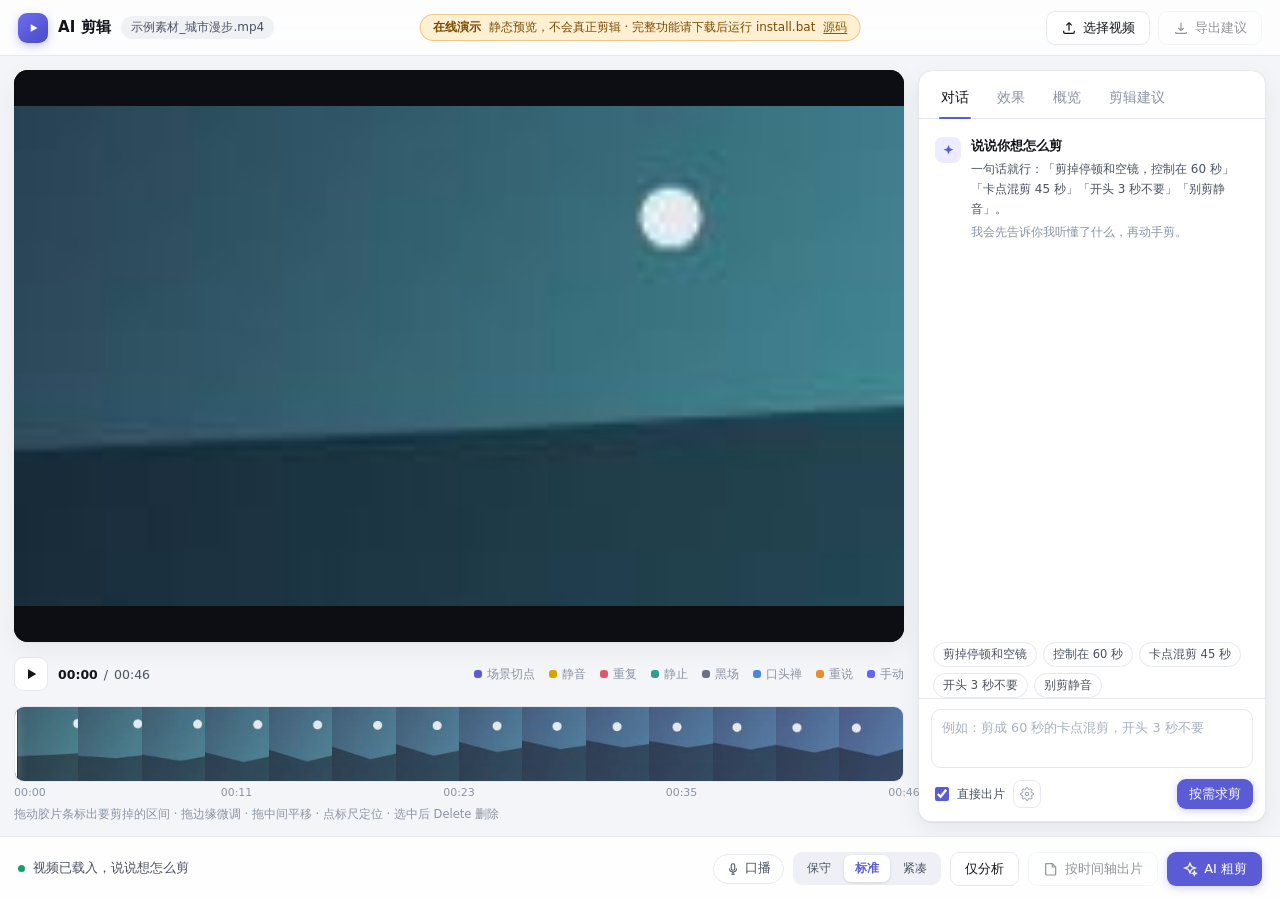
<file: docs/index.html>
<!DOCTYPE html>
<html lang="zh-CN">
<head>
<meta charset="UTF-8" />
<meta name="viewport" content="width=device-width, initial-scale=1.0" />
<title>AI 剪辑工具 · 在线演示</title>
<link rel="icon" type="image/x-icon" href="./icon.ico" />
<link rel="apple-touch-icon" href="./icon.png" />
<link rel="stylesheet" href="./style.css" />
  <link rel="stylesheet" href="./demo.css" />
</head>
<body>
<div class="app">

  <!-- 顶栏 -->
  <header class="topbar">
    <!-- 在线演示提示：由 tools/sync_demo.py 生成，勿手改 -->
    <div class="demo-badge">
      <b>在线演示</b>
      <span>静态预览，不会真正剪辑 · 完整功能请下载后运行 install.bat</span>
      <a href="https://github.com/m-1229/ai-film-editing" target="_blank" rel="noopener">源码</a>
    </div>

    <div class="brand">
      <div class="brand-mark">
        <svg viewBox="0 0 24 24" fill="none"><path d="M9 7l9 5-9 5V7z" fill="currentColor"/></svg>
      </div>
      <div class="brand-text">
        <strong>AI 剪辑</strong>
        <span id="fileName" class="file-chip hidden"></span>
      </div>
    </div>
    <div class="topbar-actions">
      <button id="btnPick" class="btn btn-ghost">
        <svg viewBox="0 0 24 24" fill="none" stroke="currentColor" stroke-width="1.8"><path d="M12 16V4m0 0L8 8m4-4l4 4"/><path d="M4 16v2a2 2 0 002 2h12a2 2 0 002-2v-2"/></svg>
        选择视频
      </button>
      <button id="btnExport" class="btn btn-ghost" disabled>
        <svg viewBox="0 0 24 24" fill="none" stroke="currentColor" stroke-width="1.8"><path d="M12 4v12m0 0l-4-4m4 4l4-4"/><path d="M4 18v1a1 1 0 001 1h14a1 1 0 001-1v-1"/></svg>
        导出建议
      </button>
    </div>
    <div id="topProgress" class="top-progress"><i></i></div>
  </header>

  <!-- 主区 -->
  <main class="workspace">
    <section class="stage">
      <div class="player-wrap" id="playerWrap">
        <video id="video" playsinline preload="metadata"></video>
        <div class="empty-stage" id="emptyStage">
          <div class="empty-icon">
            <svg viewBox="0 0 24 24" fill="none" stroke="currentColor" stroke-width="1.5"><rect x="3" y="5" width="18" height="14" rx="2.5"/><path d="M10 9.5l5 2.5-5 2.5v-5z"/></svg>
          </div>
          <h2>把视频放进来，AI 帮你剪</h2>
          <p>选好片，用一句话说清想怎么剪，它自己判断剪哪里</p>
          <button id="btnPickBig" class="btn btn-primary">选择视频文件</button>
          <p class="hint">支持 mp4 / mov / avi / mkv / webm</p>
        </div>
      </div>

      <div class="transport">
        <button id="btnPlay" class="icon-btn" title="播放 / 暂停（空格）" disabled>
          <svg viewBox="0 0 24 24" fill="currentColor" id="playIcon"><path d="M8 5.5v13l11-6.5z"/></svg>
        </button>
        <span class="timecode"><b id="curTime">00:00</b><span>/</span><span id="durTime">00:00</span></span>
        <div class="spacer"></div>
        <div class="legend">
          <span><i class="dot dot-scene"></i>场景切点</span>
          <span><i class="dot dot-silent"></i>静音</span>
          <span><i class="dot dot-dup"></i>重复</span>
          <span><i class="dot dot-static"></i>静止</span>
          <span><i class="dot dot-blank"></i>黑场</span>
          <span><i class="dot dot-filler"></i>口头禅</span>
          <span><i class="dot dot-retake"></i>重说</span>
          <span><i class="dot dot-manual"></i>手动</span>
        </div>
      </div>

      <div class="timeline-block">
        <div class="timeline" id="timeline">
          <div class="filmstrip" id="filmstrip"></div>
          <div class="overlay" id="overlay"></div>
          <div class="playhead" id="playhead"></div>
          <div class="timeline-empty" id="timelineEmpty">时间轴</div>
        </div>
        <div class="ruler" id="ruler"></div>
        <div class="tl-hint" id="tlHint">
          <span>拖动胶片条标出要剪掉的区间 · 拖边缘微调 · 拖中间平移 · 点标尺定位 · 选中后 Delete 删除</span>
        </div>
      </div>
    </section>

    <!-- 右侧面板 -->
    <aside class="panel">
      <div class="tabs">
        <button class="tab active" data-tab="chat">对话</button>
        <button class="tab" data-tab="fx">效果</button>
        <button class="tab" data-tab="overview">概览</button>
        <button class="tab" data-tab="suggest">剪辑建议<span id="sugCount" class="badge hidden">0</span></button>
      </div>

      <!-- 对话：说一句话，AI 按需求剪 -->
      <div class="tab-body chat-body" id="tab-chat">
        <div class="chat-scroll" id="chatLog">
          <div class="chat-hello" id="chatHello">
            <div class="hello-mark">
              <svg viewBox="0 0 24 24" fill="none"><path d="M12 3l2.2 5.4L20 10.6l-5.8 2.2L12 18l-2.2-5.2L4 10.6l5.8-2.2z" fill="currentColor"/></svg>
            </div>
            <div class="hello-text">
              <b>说说你想怎么剪</b>
              <p>一句话就行：「剪掉停顿和空镜，控制在 60 秒」「卡点混剪 45 秒」「开头 3 秒不要」「别剪静音」。</p>
              <p class="hello-dim">我会先告诉你我听懂了什么，再动手剪。</p>
            </div>
          </div>
        </div>

        <div class="chat-quick" id="chatQuick">
          <button data-text="剪掉停顿和空镜，紧凑一点">剪掉停顿和空镜</button>
          <button data-text="控制在60秒">控制在 60 秒</button>
          <button data-text="卡点混剪，45秒">卡点混剪 45 秒</button>
          <button data-text="开头3秒不要">开头 3 秒不要</button>
          <button data-text="别剪静音，其余都剪">别剪静音</button>
        </div>

        <div class="chat-input-wrap">
          <textarea id="chatText" rows="2" placeholder="例如：剪成 60 秒的卡点混剪，开头 3 秒不要"></textarea>
          <div class="chat-actions">
            <label class="chat-opt" title="关掉就只出方案，你确认后再出片">
              <input type="checkbox" id="optRenderNow" checked />
              <span>直接出片</span>
            </label>
            <button class="chat-gear" id="btnLlmCfg" title="大模型设置（可选）">
              <svg viewBox="0 0 24 24" fill="none" stroke="currentColor" stroke-width="1.7"><circle cx="12" cy="12" r="3"/><path d="M19.4 15a1.6 1.6 0 00.3 1.8l.1.1a2 2 0 11-2.8 2.8l-.1-.1a1.6 1.6 0 00-1.8-.3 1.6 1.6 0 00-1 1.5V21a2 2 0 01-4 0v-.1a1.6 1.6 0 00-1-1.5 1.6 1.6 0 00-1.8.3l-.1.1a2 2 0 11-2.8-2.8l.1-.1a1.6 1.6 0 00.3-1.8 1.6 1.6 0 00-1.5-1H3a2 2 0 010-4h.1a1.6 1.6 0 001.5-1 1.6 1.6 0 00-.3-1.8l-.1-.1a2 2 0 112.8-2.8l.1.1a1.6 1.6 0 001.8.3H9a1.6 1.6 0 001-1.5V3a2 2 0 014 0v.1a1.6 1.6 0 001 1.5 1.6 1.6 0 001.8-.3l.1-.1a2 2 0 112.8 2.8l-.1.1a1.6 1.6 0 00-.3 1.8V9a1.6 1.6 0 001.5 1H21a2 2 0 010 4h-.1a1.6 1.6 0 00-1.5 1z"/></svg>
            </button>
            <button class="btn btn-primary btn-sm chat-send" id="btnChatSend" disabled>按需求剪</button>
          </div>
        </div>
      </div>

      <!-- 效果：字幕 / BGM / 变速 / 转场 -->
      <div class="tab-body hidden" id="tab-fx">
        <div class="fx-wrap">

          <section class="fx-sec">
            <div class="fx-head">
              <span class="fx-title">
                <svg viewBox="0 0 24 24" fill="none" stroke="currentColor" stroke-width="1.8"><rect x="3" y="5" width="18" height="14" rx="2"/><path d="M7 15h4M13 15h4"/></svg>
                字幕
              </span>
              <label class="fx-switch"><input type="checkbox" id="fxSubOn" /><i></i></label>
            </div>
            <div class="fx-body" id="fxSubBody">
              <div class="fx-btns">
                <button class="btn btn-soft btn-sm" id="btnSubTranscribe">自动转写</button>
                <button class="btn btn-ghost btn-sm" id="btnSubImport">导入 SRT</button>
              </div>
              <p class="fx-note" id="subStatus">还没转写。点「自动转写」让工具听一遍音频。</p>
              <div class="fx-row">
                <span class="fx-label">字号</span>
                <div class="seg sm" id="fxSubSize">
                  <button data-val="small">小</button>
                  <button data-val="normal" class="active">中</button>
                  <button data-val="large">大</button>
                </div>
              </div>
              <div class="fx-row">
                <span class="fx-label">位置</span>
                <div class="seg sm" id="fxSubPos">
                  <button data-val="top">上</button>
                  <button data-val="center">中</button>
                  <button data-val="bottom" class="active">下</button>
                </div>
              </div>
              <div class="fx-row">
                <span class="fx-label">描边</span>
                <input type="color" id="fxSubOutline" class="fx-color" value="#000000" title="描边颜色" />
                <label class="fx-check">
                  <input type="checkbox" id="fxSubBox" />
                  <span>半透明底框</span>
                </label>
              </div>
              <div class="fx-row" id="fxSubBoxAlphaRow">
                <span class="fx-label">底框</span>
                <input type="range" id="fxSubBoxAlpha" min="0" max="100" value="62" />
                <span class="fx-val" id="fxSubBoxAlphaVal">62%</span>
              </div>
              <p class="fx-note" id="fxSubBoxAlphaNote">底框透明度取决于播放器/压制端：本机预览可能看不出差别（预览引擎会把它画成实心），要精确控制请导出 SRT 或到剪映里调。</p>
              <div class="fx-row">
                <span class="fx-label">点亮</span>
                <label class="fx-check">
                  <input type="checkbox" id="fxSubHighlight" />
                  <span>逐字点亮</span>
                </label>
                <input type="color" id="fxSubHlColor" class="fx-color" value="#FFD54A" title="已读部分的颜色" />
              </div>
              <p class="fx-note" id="fxSubHlNote">逐字点亮要词级时间：自动转写的能亮，导入的 SRT 没有词时间，只能整句显示。</p>
              <p class="fx-note" id="fxSubWrapNote">长句在成片里按画面宽度自动折行；导出的 SRT 不折行，剪映/PR 会按自己的宽度重排，断句位置可能和成片不一样。</p>
            </div>
          </section>

          <section class="fx-sec">
            <div class="fx-head">
              <span class="fx-title">
                <svg viewBox="0 0 24 24" fill="none" stroke="currentColor" stroke-width="1.8"><rect x="7" y="3" width="10" height="18" rx="2"/><path d="M10.5 18.5h3"/></svg>
                画幅
              </span>
              <span class="fx-hint" id="fxFrameHint">原画幅</span>
            </div>
            <div class="fx-body">
              <div class="seg sm fx-grid" id="fxFrame">
                <button data-val="origin" class="active">原画幅</button>
                <button data-val="blur">竖屏·模糊背景</button>
                <button data-val="crop">竖屏·居中裁切</button>
              </div>
              <p class="fx-note" id="fxFrameNote">竖屏输出 1080×1920。模糊背景把原画面完整放进中间、四周补虚化背景，口播最稳；居中裁切只留中间一条，人不在正中间就别用。</p>
            </div>
          </section>

          <section class="fx-sec">
            <div class="fx-head">
              <span class="fx-title">
                <svg viewBox="0 0 24 24" fill="none" stroke="currentColor" stroke-width="1.8"><path d="M9 18V6l10-2v12"/><circle cx="6" cy="18" r="3"/><circle cx="16" cy="16" r="3"/></svg>
                背景音乐
              </span>
              <label class="fx-switch"><input type="checkbox" id="fxBgmOn" /><i></i></label>
            </div>
            <div class="fx-body" id="fxBgmBody">
              <div class="fx-btns">
                <select id="fxBgmSel" class="fx-select">
                  <option value="">音乐库（空）</option>
                </select>
                <button class="btn btn-ghost btn-sm" id="btnBgmLib">音乐库</button>
              </div>
              <p class="fx-note" id="bgmStatus">点「音乐库」导入音乐，导入一次以后都在。</p>
              <div class="fx-row">
                <span class="fx-label">音量</span>
                <input type="range" id="fxBgmVol" min="0" max="60" value="24" />
                <span class="fx-val" id="fxBgmVolVal">24%</span>
              </div>
              <label class="fx-check">
                <input type="checkbox" id="fxBgmKeep" checked />
                <span>保留原声（关掉就只剩 BGM）</span>
              </label>
            </div>
          </section>

          <section class="fx-sec">
            <div class="fx-head">
              <span class="fx-title">
                <svg viewBox="0 0 24 24" fill="none" stroke="currentColor" stroke-width="1.8"><circle cx="12" cy="12" r="9"/><path d="M12 7v5l3.5 2"/></svg>
                变速
              </span>
              <span class="fx-hint" id="fxSpeedHint">1×（原速）</span>
            </div>
            <div class="fx-body">
              <div class="seg fx-grid" id="fxSpeed">
                <button data-val="0.5">0.5×</button>
                <button data-val="0.8">0.8×</button>
                <button data-val="1" class="active">1×</button>
                <button data-val="1.2">1.2×</button>
                <button data-val="1.5">1.5×</button>
                <button data-val="2">2×</button>
              </div>
              <p class="fx-note">声音跟着变快变慢，音调不变。想只变速某一段，在对话里说「10 到 20 秒放慢到 0.5 倍」。</p>
            </div>
          </section>

          <section class="fx-sec">
            <div class="fx-head">
              <span class="fx-title">
                <svg viewBox="0 0 24 24" fill="none" stroke="currentColor" stroke-width="1.8"><path d="M4 10v4M8 7v10M12 4v16M16 7v10M20 10v4"/></svg>
                音量
              </span>
              <label class="fx-switch"><input type="checkbox" id="fxNormOn" /><i></i></label>
            </div>
            <div class="fx-body">
              <p class="fx-note">统一到 -16 LUFS：手机外放、平台播放不会再忽大忽小。会多花一遍处理时间（只重编音频）。</p>
              <label class="fx-check">
                <input type="checkbox" id="fxDenoiseOn" />
                <span>口腔杂音抑制（轻度降噪）</span>
              </label>
              <p class="fx-note">压掉呼吸声、咂嘴、口水音这类小声响，人声不动、BGM 不动。它属于音频缺陷，靠后期压，不靠剪点躲——剪点一缩小人声就碎了。</p>
            </div>
          </section>

          <section class="fx-sec">
            <div class="fx-head">
              <span class="fx-title">
                <svg viewBox="0 0 24 24" fill="none" stroke="currentColor" stroke-width="1.8"><rect x="2" y="6" width="9" height="12" rx="1.5"/><rect x="13" y="6" width="9" height="12" rx="1.5" opacity=".45"/></svg>
                转场
              </span>
              <label class="fx-switch"><input type="checkbox" id="fxTransOn" /><i></i></label>
            </div>
            <div class="fx-body" id="fxTransBody">
              <select id="fxTransType" class="fx-select fx-select-full">
                <option value="auto">自动判断（推荐）</option>
                <option value="fade">全片叠化</option>
                <option value="dissolve">全片溶解</option>
                <option value="black">全片黑场过渡</option>
                <option value="white">全片白场过渡</option>
                <option value="wipe">全片擦除</option>
                <option value="slide">全片滑动</option>
                <option value="circle">全片圆形展开</option>
                <option value="pixel">全片像素化</option>
              </select>
              <p class="fx-note" id="fxTransNote">同一镜头里剪掉的停顿直接切，换了镜头才过渡，换得狠的地方用黑场或溶解。</p>
              <div class="fx-row" id="fxTransDurRow">
                <span class="fx-label">时长</span>
                <input type="range" id="fxTransDur" min="1" max="15" value="5" />
                <span class="fx-val" id="fxTransDurVal">0.5s</span>
              </div>
            </div>
            <div class="fx-fades">
              <div class="fx-row" id="fxFadeInRow">
                <span class="fx-label">片头淡入</span>
                <input type="range" id="fxFadeIn" min="0" max="20" value="4" />
                <span class="fx-val" id="fxFadeInVal">0.4s</span>
              </div>
              <div class="fx-row" id="fxFadeOutRow">
                <span class="fx-label">片尾淡出</span>
                <input type="range" id="fxFadeOut" min="0" max="20" value="5" />
                <span class="fx-val" id="fxFadeOutVal">0.5s</span>
              </div>
              <p class="fx-note" id="fxFadeNote">转场开着时按这里的值淡入淡出；转场关着时拖一下滑块也能单独用，拖回 0 就是不淡。</p>
            </div>
          </section>

          <div class="fx-tip">
            这些设置会叠加在「按需求剪」和「按时间轴出片」上；对话里说「加字幕」「换个背景音乐」也能触发，两边状态是同步的。
          </div>
        </div>
      </div>

      <div class="tab-body hidden" id="tab-overview">
        <div class="stat-grid">
          <div class="stat"><label>时长</label><b id="sDuration">--</b></div>
          <div class="stat"><label>分辨率</label><b id="sRes">--</b></div>
          <div class="stat"><label>帧率</label><b id="sFps">--</b></div>
          <div class="stat"><label>大小</label><b id="sSize">--</b></div>
        </div>

        <div class="section-title">检出结果</div>
        <div class="result-cards">
          <div class="rcard">
            <div class="rcard-top"><span class="tag tag-scene">场景</span><b id="cScene">0</b></div>
            <p>镜头切换点</p>
          </div>
          <div class="rcard">
            <div class="rcard-top"><span class="tag tag-silent">静音</span><b id="cSilent">0</b></div>
            <p>可压缩空白段</p>
          </div>
          <div class="rcard">
            <div class="rcard-top"><span class="tag tag-dup">重复</span><b id="cDup">0</b></div>
            <p>内容重复片段</p>
          </div>
          <div class="rcard">
            <div class="rcard-top"><span class="tag tag-static">静止</span><b id="cStatic">0</b></div>
            <p>画面不动的死时间</p>
          </div>
          <div class="rcard">
            <div class="rcard-top"><span class="tag tag-blank">黑场</span><b id="cBlank">0</b></div>
            <p>无信息量画面</p>
          </div>
        </div>

        <div id="decideBlock" class="hidden">
          <button class="decide-head" id="decideToggle">
            <span>AI 怎么剪的</span>
            <span id="decideSum" class="decide-sum"></span>
            <svg class="caret" viewBox="0 0 24 24" fill="none" stroke="currentColor" stroke-width="2.2"><path d="M6 9l6 6 6-6"/></svg>
          </button>
          <div id="decideList" class="decide-list"></div>
        </div>

        <div id="estBox" class="estimate hidden">
          <div class="est-line"><span>预计剪后时长</span><b id="estAfter">--</b></div>
          <div class="est-bar"><i id="estFill"></i></div>
          <div class="est-line muted"><span>剪掉</span><span id="estCut">--</span></div>
        </div>

        <div id="outputBox" class="output-card hidden">
          <div class="output-head"><span class="ok-dot"></span>成片已生成</div>
          <div class="output-name" id="outName"></div>
          <div class="output-meta" id="outMeta"></div>
          <div class="output-actions">
            <button class="btn btn-primary btn-sm" id="btnPlayOut">播放</button>
            <button class="btn btn-ghost btn-sm" id="btnOpenFolder">打开文件夹</button>
          </div>
          <button class="btn btn-kit btn-sm" id="btnKit">
            <svg viewBox="0 0 24 24" fill="none" stroke="currentColor" stroke-width="1.8"><path d="M3 8h18M3 8v11a1 1 0 001 1h16a1 1 0 001-1V8M3 8l2-4h14l2 4"/><path d="M9 12h6"/></svg>
            导出精调包
          </button>
          <p class="kit-tip">时间线 + 分段素材，拿到剪映 / PR 里精调</p>
        </div>

        <div id="emptyHint" class="empty-hint">
          选好视频后点「AI 粗剪」，它会自己判断剪哪里、直接出片；
          想自己动手就拖时间轴。
        </div>
      </div>

      <div class="tab-body hidden" id="tab-suggest">
        <div class="sug-toolbar">
          <label class="switch-row">
            <input type="checkbox" id="optSilent" checked />
            <span>静音</span>
          </label>
          <label class="switch-row">
            <input type="checkbox" id="optDup" checked />
            <span>重复</span>
          </label>
          <label class="switch-row">
            <input type="checkbox" id="optStatic" checked />
            <span>死时间</span>
          </label>
          <label class="switch-row">
            <input type="checkbox" id="optBlank" checked />
            <span>黑场</span>
          </label>
          <label class="switch-row" title="要靠转写定位，第一次会慢一些">
            <input type="checkbox" id="optFiller" />
            <span>口头禅</span>
          </label>
          <label class="switch-row" title="要靠转写定位，第一次会慢一些">
            <input type="checkbox" id="optRetake" />
            <span>重说</span>
          </label>
        </div>
        <div class="sug-list" id="sugList">
          <div class="empty-hint">还没有建议，先跑一次分析。</div>
        </div>
      </div>
    </aside>
  </main>

  <!-- 底栏 -->
  <footer class="actionbar">
    <div class="status">
      <span class="status-dot" id="statusDot"></span>
      <span id="statusText">就绪</span>
    </div>
    <div class="actions">
      <button id="btnProfile" class="btn-profile" title="一键到位：剪掉停顿与口头禅 + 上字幕 + 硬切 + 统一音量">
        <svg viewBox="0 0 24 24" fill="none" stroke="currentColor" stroke-width="1.8"><path d="M12 14a3 3 0 003-3V6a3 3 0 00-6 0v5a3 3 0 003 3z"/><path d="M6 11a6 6 0 0012 0"/><path d="M12 17v4M9 21h6"/></svg>
        口播
      </button>
      <div class="strength" id="strength" title="剪得有多狠">
        <button data-val="conservative">保守</button>
        <button data-val="standard" class="active">标准</button>
        <button data-val="tight">紧凑</button>
      </div>
      <button id="btnAnalyze" class="btn btn-ghost" disabled>仅分析</button>
      <button id="btnRender" class="btn btn-ghost" disabled>
        <svg viewBox="0 0 24 24" fill="none" stroke="currentColor" stroke-width="1.8"><path d="M5 4h9l5 5v11a1 1 0 01-1 1H5a1 1 0 01-1-1V5a1 1 0 011-1z"/><path d="M14 4v5h5"/></svg>
        按时间轴出片
      </button>
      <button id="btnAuto" class="btn btn-primary" disabled>
        <svg viewBox="0 0 24 24" fill="none" stroke="currentColor" stroke-width="1.8"><path d="M12 3l2.2 5.4L20 10.6l-5.8 2.2L12 18l-2.2-5.2L4 10.6l5.8-2.2z"/><path d="M18.5 15.5l.9 2.1 2.1.9-2.1.9-.9 2.1-.9-2.1-2.1-.9 2.1-.9z"/></svg>
        AI 粗剪
      </button>
    </div>
  </footer>
</div>

<!-- 大模型设置（可选，不填也能用本地规则） -->
<div class="modal-mask hidden" id="llmModal">
  <div class="modal">
    <div class="modal-head">
      <b>大模型设置</b>
      <button class="modal-x" id="llmClose" title="关闭">×</button>
    </div>
    <p class="modal-tip">
      不填也能用：内置的本地规则认得「紧凑一点」「控制在 60 秒」「卡点混剪」「开头 3 秒不要」这类说法。
      填了之后，长句和复杂要求理解得更准。
    </p>
    <label class="field">
      <span>接口地址</span>
      <input id="llmBase" placeholder="https://api.deepseek.com/v1" spellcheck="false" />
    </label>
    <label class="field">
      <span>模型</span>
      <input id="llmModel" placeholder="deepseek-chat" spellcheck="false" />
    </label>
    <label class="field">
      <span>API Key</span>
      <input id="llmKey" type="password" placeholder="sk-…" spellcheck="false" />
    </label>
    <div class="modal-actions">
      <button class="btn btn-ghost btn-sm" id="btnLlmTest">测试连通</button>
      <button class="btn btn-primary btn-sm" id="btnLlmSave">保存</button>
    </div>
    <p class="modal-status" id="llmStatus"></p>
    <p class="modal-note">Key 只存在本机的 <code>config.json</code> 里，不会上传。</p>
  </div>
</div>

<!-- 音乐库：导入 / 试听 / 选用 / 删除 -->
<div class="modal-mask hidden" id="musicModal">
  <div class="modal modal-wide">
    <div class="modal-head">
      <b>音乐库</b>
      <button class="modal-x" id="musicClose" title="关闭">×</button>
    </div>
    <p class="modal-tip">
      导入的音乐会一直留在 <code>music</code> 文件夹里，下次剪别的片子直接挑。
      点一首就换上，▶ 可以先听，× 只是移走（能找回）。
    </p>

    <div class="drop-zone" id="musicDrop">
      <svg viewBox="0 0 24 24" fill="none" stroke="currentColor" stroke-width="1.6"><path d="M12 16V4m0 0L7.5 8.5M12 4l4.5 4.5"/><path d="M4 15v3a2 2 0 002 2h12a2 2 0 002-2v-3"/></svg>
      <p class="drop-main">把音乐文件拖到这里</p>
      <p class="drop-sub">mp3 / wav / m4a / flac / aac / ogg，可以一次拖好几首</p>
      <button class="btn btn-soft btn-sm" id="btnMusicPick">从电脑选…</button>
      <input type="file" id="musicFile" accept="audio/*,.mp3,.wav,.m4a,.aac,.flac,.ogg,.opus,.wma,.aiff" multiple hidden />
    </div>

    <div class="music-head">
      <span id="musicCount">0 首</span>
      <span class="music-hint">点一行就换上，不用点确定</span>
    </div>
    <div class="music-list" id="musicList"></div>

    <div class="modal-actions">
      <button class="btn btn-ghost btn-sm" id="btnMusicFolder">打开文件夹</button>
      <button class="btn btn-primary btn-sm" id="musicDone">完成</button>
    </div>
    <p class="modal-status" id="musicStatus"></p>
  </div>
</div>

<script src="./demo.js"></script>
<script src="./app.js"></script>
</body>
</html>
</file>
<file: docs/style.css>
:root {
  --bg: #f4f5f8;
  --panel: #ffffff;
  --ink: #12141a;
  --ink-2: #4b5261;
  --ink-3: #8b93a3;
  --line: #e6e8ee;
  --accent: #5b5bd6;
  --accent-soft: #ecebff;
  --scene: #5b5bd6;
  --silent: #d9a300;
  --silent-soft: #fdf3d6;
  --dup: #e0576d;
  --dup-soft: #fdeaee;
  --static: #2f9e8f;
  --static-soft: #dff5f1;
  --blank: #6b7280;
  --blank-soft: #eceef2;
  --ok: #1c9b6b;
  --radius: 14px;
  --shadow: 0 1px 2px rgba(16, 20, 32, .05), 0 8px 24px rgba(16, 20, 32, .06);
}

* { box-sizing: border-box; }

html, body {
  margin: 0;
  height: 100%;
  background: var(--bg);
  color: var(--ink);
  font-family: "Microsoft YaHei UI", "Microsoft YaHei", "PingFang SC", "Segoe UI", system-ui, sans-serif;
  font-size: 14px;
  -webkit-font-smoothing: antialiased;
  overflow: hidden;
  user-select: none;
}

button { font-family: inherit; cursor: pointer; }
.hidden { display: none !important; }

.app {
  height: 100%;
  display: grid;
  grid-template-rows: 56px 1fr 64px;
}

/* ---------- 顶栏 ---------- */
.topbar {
  position: relative;
  display: flex;
  align-items: center;
  gap: 16px;
  padding: 0 18px;
  background: rgba(255, 255, 255, .82);
  backdrop-filter: saturate(180%) blur(12px);
  border-bottom: 1px solid var(--line);
}

.brand { display: flex; align-items: center; gap: 10px; min-width: 0; }

.brand-mark {
  width: 30px; height: 30px;
  display: grid; place-items: center;
  border-radius: 9px;
  background: linear-gradient(140deg, #6d6df0, #4a4ac4);
  color: #fff;
  box-shadow: 0 3px 10px rgba(91, 91, 214, .35);
}
.brand-mark svg { width: 18px; height: 18px; }

.brand-text { display: flex; align-items: center; gap: 10px; min-width: 0; }
.brand-text strong { font-size: 15px; letter-spacing: .2px; }

.file-chip {
  max-width: 340px;
  padding: 3px 10px;
  border-radius: 999px;
  background: #f0f1f5;
  color: var(--ink-2);
  font-size: 12px;
  white-space: nowrap;
  overflow: hidden;
  text-overflow: ellipsis;
}

.topbar-actions { margin-left: auto; display: flex; gap: 8px; }

.top-progress {
  position: absolute; left: 0; right: 0; bottom: -1px;
  height: 2px; background: transparent; overflow: hidden;
}
.top-progress i {
  display: block; height: 100%; width: 0%;
  background: linear-gradient(90deg, #6d6df0, #8b7bff);
  transition: width .25s ease;
}
.top-progress.active i { width: 30%; animation: slide 1.4s ease-in-out infinite; }
@keyframes slide {
  0% { transform: translateX(-100%); }
  100% { transform: translateX(360%); }
}

/* ---------- 按钮 ---------- */
.btn {
  display: inline-flex; align-items: center; gap: 6px;
  height: 34px; padding: 0 14px;
  border-radius: 9px;
  border: 1px solid transparent;
  font-size: 13px; font-weight: 500;
  transition: background .15s, border-color .15s, color .15s, transform .06s, box-shadow .15s;
}
.btn svg { width: 16px; height: 16px; }
.btn:active { transform: translateY(1px); }
.btn:disabled { opacity: .45; cursor: not-allowed; transform: none; }

.btn-ghost { background: #fff; border-color: var(--line); color: var(--ink); }
.btn-ghost:hover:not(:disabled) { border-color: #cfd3de; background: #fbfbfd; }

.btn-primary {
  background: var(--accent); color: #fff;
  box-shadow: 0 2px 8px rgba(91, 91, 214, .28);
}
.btn-primary:hover:not(:disabled) { background: #5050c8; }
.btn-sm { height: 30px; padding: 0 11px; font-size: 12.5px; }

.icon-btn {
  width: 34px; height: 34px;
  display: grid; place-items: center;
  border: 1px solid var(--line);
  border-radius: 9px;
  background: #fff;
  color: var(--ink);
  transition: background .15s, border-color .15s;
}
.icon-btn:hover:not(:disabled) { background: #f7f8fb; }
.icon-btn svg { width: 18px; height: 18px; }
.icon-btn:disabled { opacity: .45; cursor: not-allowed; }

/* ---------- 工作区 ---------- */
.workspace {
  display: grid;
  grid-template-columns: minmax(0, 1fr) 348px;
  gap: 14px;
  padding: 14px;
  min-height: 0;
}

.stage {
  display: grid;
  grid-template-rows: minmax(0, 1fr) 44px auto;
  gap: 10px;
  min-height: 0;
}

.player-wrap {
  position: relative;
  background: #0c0e14;
  border-radius: var(--radius);
  overflow: hidden;
  box-shadow: var(--shadow);
  display: grid; place-items: center;
  min-height: 0;
}
.player-wrap video {
  width: 100%; height: 100%;
  object-fit: contain;
  display: none;
  background: #0c0e14;
}
.player-wrap.has-video video { display: block; }
.player-wrap.has-video .empty-stage { display: none; }

.empty-stage { text-align: center; color: #9aa3b5; padding: 24px; }
.empty-icon { width: 56px; height: 56px; margin: 0 auto 14px; color: #5c6478; }
.empty-icon svg { width: 56px; height: 56px; }
.empty-stage h2 { margin: 0 0 6px; font-size: 17px; color: #e6e9f2; font-weight: 600; }
.empty-stage p { margin: 0 0 14px; font-size: 13px; }
.empty-stage .hint { font-size: 12px; color: #6b7385; margin: 12px 0 0; }

/* 传输条 */
.transport { display: flex; align-items: center; gap: 10px; }
.timecode { font-variant-numeric: tabular-nums; font-size: 12.5px; color: var(--ink-2); display: flex; gap: 6px; }
.timecode b { color: var(--ink); font-weight: 600; }
.spacer { flex: 1; }
.legend {
  display: flex; flex-wrap: wrap; justify-content: flex-end;
  gap: 6px 14px; font-size: 12px; color: var(--ink-3);
}
.legend span { display: inline-flex; align-items: center; gap: 5px; white-space: nowrap; }
.dot { width: 8px; height: 8px; border-radius: 3px; display: inline-block; }
.dot-scene { background: var(--scene); }
.dot-silent { background: var(--silent); }
.dot-dup { background: var(--dup); }
.dot-static { background: var(--static); }
.dot-blank { background: var(--blank); }
.dot-filler { background: #4a86e0; }
.dot-retake { background: #e88c2e; }
.dot-manual { background: #6366f1; }

/* 时间轴 */
.timeline-block { display: flex; flex-direction: column; gap: 4px; }

.timeline {
  position: relative;
  height: 76px;
  border-radius: 10px;
  overflow: hidden;
  background: #e9ebf1;
  cursor: crosshair;
  border: 1px solid var(--line);
  touch-action: none;
}

.filmstrip {
  position: absolute; inset: 0;
  display: flex;
  opacity: .92;
}
.filmstrip img { height: 100%; object-fit: cover; flex: 1 1 0; min-width: 0; }
.filmstrip img.placeholder { background: #e3e6ee; }

.overlay { position: absolute; inset: 0; pointer-events: none; }

.band {
  position: absolute; top: 0; bottom: 0;
  border-left: 1px solid rgba(0,0,0,.14);
  border-right: 1px solid rgba(0,0,0,.14);
  pointer-events: auto;
  cursor: grab;
  transition: box-shadow .12s ease;
}
.band::before {
  content: ""; position: absolute; top: 0; left: 0; right: 0; height: 4px;
  background: currentColor;
  box-shadow: 0 1px 3px rgba(0,0,0,.25);
}
.band.silent {
  color: #c79100;
  background:
    linear-gradient(rgba(14, 16, 24, .4), rgba(14, 16, 24, .4)),
    repeating-linear-gradient(45deg, rgba(245, 186, 20, .82) 0 5px, rgba(217, 163, 0, .5) 5px 10px);
}
.band.dup {
  color: #d0435c;
  background:
    linear-gradient(rgba(14, 16, 24, .4), rgba(14, 16, 24, .4)),
    repeating-linear-gradient(45deg, rgba(240, 100, 125, .82) 0 5px, rgba(224, 87, 109, .5) 5px 10px);
}
.band.manual {
  color: #4f46e5;
  background:
    linear-gradient(rgba(14, 16, 24, .4), rgba(14, 16, 24, .4)),
    repeating-linear-gradient(45deg, rgba(122, 125, 246, .85) 0 5px, rgba(99, 102, 241, .55) 5px 10px);
}
.band.static {
  color: #1f8b7e;
  background:
    linear-gradient(rgba(14, 16, 24, .4), rgba(14, 16, 24, .4)),
    repeating-linear-gradient(45deg, rgba(64, 190, 172, .85) 0 5px, rgba(47, 158, 143, .55) 5px 10px);
}
.band.blank {
  color: #454b57;
  background:
    linear-gradient(rgba(240, 242, 246, .16), rgba(240, 242, 246, .16)),
    repeating-linear-gradient(45deg, rgba(120, 128, 143, .9) 0 5px, rgba(78, 85, 99, .72) 5px 10px);
}
/* 口头禅 / 重说：语音级剪掉的两种，颜色要和静音（黄）区分开 */
.band.filler {
  color: #2c6fd0;
  background:
    linear-gradient(rgba(14, 16, 24, .4), rgba(14, 16, 24, .4)),
    repeating-linear-gradient(45deg, rgba(74, 134, 224, .85) 0 5px, rgba(52, 108, 196, .55) 5px 10px);
}
.band.retake {
  color: #b8620a;
  background:
    linear-gradient(rgba(14, 16, 24, .4), rgba(14, 16, 24, .4)),
    repeating-linear-gradient(45deg, rgba(232, 140, 46, .85) 0 5px, rgba(206, 118, 30, .55) 5px 10px);
}
.band.dim { opacity: .3; }
.band.sel {
  box-shadow: inset 0 0 0 2px rgba(255,255,255,.95), 0 0 0 2px var(--accent), 0 3px 10px rgba(20,24,38,.3);
  z-index: 3;
}
.band.dragging { cursor: grabbing; z-index: 4; }

/* 左右拖拽手柄 */
.grip {
  position: absolute; top: 0; bottom: 0; width: 9px;
  cursor: ew-resize; z-index: 2;
}
.grip.l { left: 0; }
.grip.r { right: 0; }
.grip::after {
  content: ""; position: absolute; top: 50%; transform: translateY(-50%);
  width: 3px; height: 18px; border-radius: 2px;
  background: rgba(255,255,255,.9);
  box-shadow: 0 0 2px rgba(0,0,0,.3);
  opacity: 0; transition: opacity .12s;
}
.grip.l::after { left: 2px; }
.grip.r::after { right: 2px; }
.band:hover .grip::after, .band.sel .grip::after { opacity: .95; }

.cutmark {
  position: absolute; top: 0; bottom: 0; width: 2px;
  background: #fff;
  box-shadow: 0 0 0 1px rgba(91, 91, 214, .85);
}
.cutmark::after {
  content: ""; position: absolute; top: 0; left: -4px;
  border-left: 5px solid transparent; border-right: 5px solid transparent;
  border-top: 7px solid var(--scene);
  filter: drop-shadow(0 1px 1px rgba(0,0,0,.3));
}

.playhead {
  position: absolute; top: 0; bottom: 0; width: 2px;
  background: #fff;
  box-shadow: 0 0 0 1px rgba(0,0,0,.35), 0 0 10px rgba(255,255,255,.6);
  left: 0; pointer-events: none; z-index: 5;
}

.timeline-empty {
  position: absolute; inset: 0;
  display: grid; place-items: center;
  color: var(--ink-3); font-size: 12px;
}

.ruler {
  position: relative; height: 16px;
  font-size: 11px; color: var(--ink-3);
  font-variant-numeric: tabular-nums;
  cursor: ew-resize;
}
.ruler span { position: absolute; transform: translateX(-50%); white-space: nowrap; pointer-events: none; }
.ruler span:first-child { transform: none; }

.tl-hint {
  font-size: 11.5px; color: var(--ink-3);
  display: flex; align-items: center; gap: 6px;
  height: 16px; overflow: hidden; white-space: nowrap;
}
.tl-hint b { color: var(--ink-2); font-weight: 600; }

/* ---------- 右侧面板 ---------- */
.panel {
  background: var(--panel);
  border: 1px solid var(--line);
  border-radius: var(--radius);
  box-shadow: var(--shadow);
  display: grid;
  grid-template-rows: 48px 1fr;
  min-height: 0;
  overflow: hidden;
}

.tabs { display: flex; gap: 4px; padding: 8px 10px 0; border-bottom: 1px solid var(--line); }
.tab {
  position: relative;
  border: 0; background: none;
  padding: 8px 12px 10px;
  font-size: 13.5px; color: var(--ink-3); font-weight: 500;
  border-radius: 8px 8px 0 0;
}
.tab.active { color: var(--ink); }
.tab.active::after {
  content: ""; position: absolute; left: 10px; right: 10px; bottom: -1px; height: 2px;
  background: var(--accent); border-radius: 2px;
}
.badge {
  display: inline-block; margin-left: 6px; padding: 1px 6px;
  background: var(--accent-soft); color: var(--accent);
  border-radius: 999px; font-size: 11px; font-weight: 600;
}

.tab-body { padding: 14px; overflow-y: auto; min-height: 0; }
.tab-body::-webkit-scrollbar { width: 8px; }
.tab-body::-webkit-scrollbar-thumb { background: #d8dce6; border-radius: 4px; }
.tab-body::-webkit-scrollbar-track { background: transparent; }

.stat-grid { display: grid; grid-template-columns: 1fr 1fr; gap: 8px; }
.stat {
  background: #f8f9fc; border: 1px solid #eef0f5;
  border-radius: 10px; padding: 9px 11px;
}
.stat label { display: block; font-size: 11.5px; color: var(--ink-3); margin-bottom: 3px; }
.stat b { font-size: 14px; font-weight: 600; font-variant-numeric: tabular-nums; }

.section-title {
  margin: 14px 0 7px;
  font-size: 12px; font-weight: 600; color: var(--ink-3);
  letter-spacing: .4px;
}

.result-cards { display: grid; grid-template-columns: repeat(auto-fill, minmax(92px, 1fr)); gap: 8px; }
.rcard {
  border: 1px solid var(--line); border-radius: 11px;
  padding: 10px; background: #fff;
  transition: border-color .15s, box-shadow .15s;
}
.rcard:hover { box-shadow: 0 2px 10px rgba(16,20,32,.06); }
.rcard-top { display: flex; align-items: center; justify-content: space-between; margin-bottom: 6px; }
.rcard-top b { font-size: 17px; font-variant-numeric: tabular-nums; }
.rcard p { margin: 0; font-size: 11px; color: var(--ink-3); line-height: 1.3; }

.tag { font-size: 10.5px; padding: 2px 7px; border-radius: 999px; font-weight: 600; }
.tag-scene { background: var(--accent-soft); color: var(--accent); }
.tag-silent { background: var(--silent-soft); color: #9a7300; }
.tag-dup { background: var(--dup-soft); color: #b83a52; }
.tag-static { background: var(--static-soft); color: #1c7f72; }
.tag-blank { background: var(--blank-soft); color: #4b5261; }
.tag-manual { background: #e9e8ff; color: #4f46e5; }
.tag-filler { background: #e4eefc; color: #1f5fb8; }
.tag-retake { background: #fcefdc; color: #a85a08; }

.estimate { margin-top: 14px; padding: 12px; border: 1px solid var(--line); border-radius: 11px; }
.est-line { display: flex; justify-content: space-between; align-items: center; font-size: 12.5px; }
.est-line b { font-size: 15px; font-variant-numeric: tabular-nums; }
.est-line.muted { margin-top: 6px; color: var(--ink-3); font-size: 11.5px; }
.est-bar { height: 6px; border-radius: 4px; background: #eef0f5; margin: 8px 0 2px; overflow: hidden; }
.est-bar i { display: block; height: 100%; width: 0%; background: linear-gradient(90deg, #7d7de8, #5b5bd6); transition: width .4s ease; }

.output-card {
  margin-top: 14px; padding: 12px;
  border: 1px solid #cdeadf; background: #f4fbf8;
  border-radius: 11px;
}
.output-head { display: flex; align-items: center; gap: 7px; font-size: 12.5px; font-weight: 600; color: #17795a; }
.ok-dot { width: 7px; height: 7px; border-radius: 50%; background: var(--ok); box-shadow: 0 0 0 3px rgba(28,155,107,.15); }
.output-name { margin: 8px 0 3px; font-size: 12.5px; word-break: break-all; }
.output-meta { font-size: 11.5px; color: var(--ink-3); }
.output-actions { display: flex; gap: 8px; margin-top: 10px; }

.empty-hint {
  margin-top: 16px; padding: 14px;
  background: #f8f9fc; border: 1px dashed #dfe3ec;
  border-radius: 11px;
  font-size: 12.5px; color: var(--ink-3); line-height: 1.6;
}

/* 建议列表 */
.sug-toolbar { display: flex; flex-wrap: wrap; gap: 8px 16px; margin-bottom: 12px; }
.switch-row { display: inline-flex; align-items: center; gap: 7px; font-size: 12.5px; color: var(--ink-2); cursor: pointer; }
.switch-row input { accent-color: var(--accent); width: 15px; height: 15px; cursor: pointer; }

.sug-list { display: flex; flex-direction: column; gap: 7px; }

.sug {
  display: flex; gap: 10px; align-items: flex-start;
  padding: 9px 10px;
  border: 1px solid var(--line); border-radius: 10px;
  background: #fff;
  cursor: pointer;
  transition: border-color .15s, background .15s;
}
.sug:hover { border-color: #d5d9e6; background: #fcfcff; }
.sug.off { opacity: .5; }
.sug.sel {
  border-color: var(--accent);
  box-shadow: 0 0 0 2px rgba(91, 91, 214, .12);
  background: #fafaff;
}
.sug input[type="checkbox"] { margin-top: 2px; accent-color: var(--accent); cursor: pointer; }
.sug-main { min-width: 0; flex: 1; }
.sug-top { display: flex; align-items: center; gap: 7px; margin-bottom: 3px; }
.sug-time { font-size: 12px; font-variant-numeric: tabular-nums; color: var(--ink-2); font-weight: 600; }
.sug-reason { font-size: 11.5px; color: var(--ink-3); line-height: 1.45; word-break: break-word; }
.sug-del {
  border: none; background: transparent; color: var(--ink-3);
  font-size: 16px; line-height: 1; padding: 2px 4px; border-radius: 6px;
  align-self: flex-start;
}
.sug-del:hover { background: var(--dup-soft); color: #b83a52; }

/* ---------- 底栏 ---------- */
.actionbar {
  display: flex; align-items: center; justify-content: space-between;
  padding: 0 18px;
  background: rgba(255,255,255,.86);
  backdrop-filter: saturate(180%) blur(12px);
  border-top: 1px solid var(--line);
}
.status { display: flex; align-items: center; gap: 8px; font-size: 12.5px; color: var(--ink-2); min-width: 0; }
.status-dot { width: 7px; height: 7px; border-radius: 50%; background: #c3c9d6; flex: none; }
.status-dot.busy { background: var(--accent); animation: pulse 1.2s ease-in-out infinite; }
.status-dot.done { background: var(--ok); }
.status-dot.err { background: var(--dup); }
@keyframes pulse { 0%,100% { opacity: 1; } 50% { opacity: .35; } }

.actions { display: flex; gap: 9px; align-items: center; }

/* 粗剪强度分段控件 */
.strength {
  display: inline-flex; background: #eef0f5;
  border-radius: 9px; padding: 3px; gap: 2px;
}
.strength button {
  border: none; background: transparent; color: var(--ink-2);
  font-size: 12px; padding: 5px 11px; border-radius: 7px;
  cursor: pointer; font-family: inherit;
  transition: background .15s, color .15s;
}
.strength button:hover:not(.active) { color: var(--ink); }
.strength button.active {
  background: #fff; color: var(--accent); font-weight: 600;
  box-shadow: 0 1px 3px rgba(16,20,32,.12);
}
.strength.locked button:not(.active) { opacity: .45; }

/* 口播一键预设：是个开关不是分组，所以单独做成胶囊，比强度控件更强调一点 */
.btn-profile {
  display: inline-flex; align-items: center; gap: 5px;
  height: 30px; padding: 0 12px;
  border-radius: 999px;
  border: 1px solid var(--line);
  background: #fff;
  color: var(--ink-2);
  font-family: inherit; font-size: 12.5px; font-weight: 500;
  transition: background .15s, border-color .15s, color .15s;
}
.btn-profile svg { width: 14px; height: 14px; flex: none; }
.btn-profile:hover:not(:disabled):not(.active) {
  border-color: #cfd3de; background: #fbfbfd; color: var(--ink);
}
.btn-profile.active {
  border-color: var(--accent);
  background: var(--accent-soft);
  color: var(--accent);
  font-weight: 600;
}
.btn-profile:disabled { opacity: .45; cursor: not-allowed; }

/* AI 决策说明（默认收起，只露摘要一行） */
.decide-head {
  display: flex; align-items: center; gap: 8px;
  width: 100%; border: 0; background: none; padding: 0;
  margin: 16px 0 8px;
  font-family: inherit; font-size: 12px; font-weight: 600;
  color: var(--ink-3); letter-spacing: .4px;
  text-align: left; cursor: pointer;
}
.decide-head:hover { color: var(--ink-2); }
.decide-sum {
  margin-left: auto; font-size: 11px; font-weight: 500;
  color: var(--ink-3); letter-spacing: 0;
}
.decide-head .caret { width: 14px; height: 14px; transition: transform .18s; }
.decide-head.open .caret { transform: rotate(180deg); }

.decide-list {
  display: none; flex-direction: column; gap: 6px;
  max-height: 236px; overflow-y: auto;
  padding-right: 2px;
}
.decide-list.open { display: flex; }
.decide-list::-webkit-scrollbar { width: 7px; }
.decide-list::-webkit-scrollbar-thumb { background: #d8dce6; border-radius: 4px; }
.decide {
  display: flex; gap: 9px; align-items: flex-start;
  padding: 8px 10px; border-radius: 9px;
  background: #f8f9fc; border: 1px solid #eef0f5;
}
.decide-main { flex: 1; min-width: 0; }
.decide-top { display: flex; gap: 7px; align-items: center; margin-bottom: 3px; }
.decide-time {
  font-size: 11.5px; font-weight: 600; color: var(--ink-2);
  font-variant-numeric: tabular-nums;
}
.decide-saved { font-size: 10.5px; color: var(--ink-3); margin-left: auto; white-space: nowrap; }
.decide-reason { font-size: 11px; color: var(--ink-3); line-height: 1.45; }

/* 精调包 */
.btn-kit {
  width: 100%; margin-top: 9px; justify-content: center;
  background: #fff; border: 1px solid #bfe4da; color: #17795a;
}
.btn-kit:hover:not(:disabled) { background: #eefaf5; }
.kit-tip { margin: 6px 0 0; font-size: 10.5px; color: var(--ink-3); text-align: center; }

/* 取消条 */
.cancel-bar { display: none; }
.cancel-bar.show { display: inline-flex; }

/* ---------- 对话（按需求剪） ---------- */
.chat-body {
  display: flex; flex-direction: column;
  padding: 0; overflow: hidden;
}

.chat-scroll {
  flex: 1; min-height: 0;
  overflow-y: auto;
  padding: 14px 14px 6px;
  display: flex; flex-direction: column; gap: 10px;
}
.chat-scroll::-webkit-scrollbar { width: 8px; }
.chat-scroll::-webkit-scrollbar-thumb { background: #d8dce6; border-radius: 4px; }

.chat-hello { display: flex; gap: 10px; padding: 4px 2px 8px; }
.hello-mark {
  width: 26px; height: 26px; flex: none;
  display: grid; place-items: center;
  border-radius: 8px;
  background: var(--accent-soft); color: var(--accent);
}
.hello-mark svg { width: 15px; height: 15px; }
.hello-text { min-width: 0; }
.hello-text b { font-size: 13px; }
.hello-text p { margin: 5px 0 0; font-size: 12px; color: var(--ink-2); line-height: 1.65; }
.hello-text p.hello-dim { color: var(--ink-3); font-size: 11.5px; margin-top: 4px; }

.msg { display: flex; gap: 8px; align-items: flex-start; }
.msg-me { justify-content: flex-end; }
.msg-ai { justify-content: flex-start; }

.msg-face {
  width: 24px; height: 24px; flex: none; margin-top: 2px;
  display: grid; place-items: center;
  border-radius: 7px;
  background: var(--accent-soft); color: var(--accent);
  font-size: 10.5px; font-weight: 700;
}
.msg-face svg { width: 14px; height: 14px; }

.bubble {
  padding: 9px 12px;
  border-radius: 12px;
  font-size: 12.8px; line-height: 1.62;
  word-break: break-word;
  max-width: 88%;
}
.msg-me .bubble {
  background: var(--accent); color: #fff;
  border-bottom-right-radius: 4px;
  white-space: pre-wrap;
}
.msg-ai .bubble {
  background: #f8f9fc; border: 1px solid var(--line);
  color: var(--ink);
  border-bottom-left-radius: 4px;
  max-width: 100%;
}
.msg-ai .bubble b { color: var(--accent); font-weight: 600; }
.msg-ai .bubble .dim { color: var(--ink-3); }
.msg-ai .bubble .warn { color: #b8791a; }
.msg-ai .bubble .err { color: #b83a52; }

.res-chips { display: flex; flex-wrap: wrap; gap: 5px; margin-top: 9px; }
.chip {
  font-size: 11px; line-height: 1.5;
  padding: 2px 8px; border-radius: 999px;
  background: #eceef6; color: var(--ink-2);
  white-space: nowrap;
}
.chip.chip-accent { background: var(--accent-soft); color: var(--accent); }
.chip.chip-ok { background: #e9f8f1; color: #17795a; }

.msg-actions { display: flex; gap: 6px; margin-top: 9px; }
.msg-actions .btn { height: 28px; padding: 0 10px; font-size: 12px; }

.typing { display: inline-flex; gap: 3px; align-items: center; height: 16px; }
.typing i {
  width: 5px; height: 5px; border-radius: 50%;
  background: var(--ink-3); opacity: .5;
  animation: typing 1.1s infinite;
}
.typing i:nth-child(2) { animation-delay: .15s; }
.typing i:nth-child(3) { animation-delay: .3s; }
@keyframes typing {
  0%, 60%, 100% { opacity: .25; transform: translateY(0); }
  30% { opacity: .9; transform: translateY(-2px); }
}

.chat-quick {
  display: flex; flex-wrap: wrap; gap: 6px;
  padding: 6px 14px 0;
}
.chat-quick button {
  border: 1px solid var(--line); background: #fff;
  color: var(--ink-2); font-size: 11.5px;
  padding: 4px 9px; border-radius: 999px;
  transition: border-color .15s, color .15s, background .15s;
}
.chat-quick button:hover { border-color: #cfd3de; color: var(--accent); background: #fbfbff; }

.chat-input-wrap {
  padding: 10px 12px 12px;
  border-top: 1px solid var(--line);
  background: #fff;
}
#chatText {
  width: 100%; resize: none;
  border: 1px solid var(--line); border-radius: 10px;
  padding: 8px 10px;
  font-family: inherit; font-size: 12.8px; line-height: 1.6;
  color: var(--ink); background: #fff;
  outline: none;
  transition: border-color .15s, box-shadow .15s;
}
#chatText:focus { border-color: #c3c2f0; box-shadow: 0 0 0 3px rgba(91,91,214,.08); }
#chatText::placeholder { color: #a9b0bf; }

.chat-actions { display: flex; align-items: center; gap: 8px; margin-top: 8px; }
.chat-opt {
  display: inline-flex; align-items: center; gap: 5px;
  font-size: 11.5px; color: var(--ink-2); cursor: pointer;
}
.chat-opt input { accent-color: var(--accent); width: 14px; height: 14px; cursor: pointer; }
.chat-gear {
  width: 28px; height: 28px; flex: none;
  display: grid; place-items: center;
  border: 1px solid var(--line); border-radius: 8px;
  background: #fff; color: var(--ink-3);
}
.chat-gear:hover { color: var(--accent); border-color: #d5d4f5; }
.chat-gear svg { width: 14px; height: 14px; }
.chat-send { margin-left: auto; }

/* 卡点区间的颜色 */
.band.beat { background: rgba(192, 38, 211, .30); border-color: rgba(192, 38, 211, .75); }
.tag-beat { background: #fbe9fe; color: #a21caf; }

/* ---------- 弹窗 ---------- */
.modal-mask {
  position: fixed; inset: 0; z-index: 80;
  background: rgba(18, 20, 26, .28);
  backdrop-filter: blur(2px);
  display: grid; place-items: safe center;
  overflow-y: auto;
  padding: 18px;
}
.modal {
  width: min(420px, calc(100vw - 40px));
  background: #fff; border-radius: 14px;
  box-shadow: 0 20px 50px rgba(16, 20, 32, .22);
  padding: 16px 18px 14px;
}
.modal-head { display: flex; align-items: center; justify-content: space-between; }
.modal-head b { font-size: 14px; }
.modal-x {
  border: 0; background: none; font-size: 20px; line-height: 1;
  color: var(--ink-3); padding: 0 2px; border-radius: 6px;
}
.modal-x:hover { color: var(--ink); background: #f2f3f7; }
.modal-tip {
  margin: 8px 0 12px; font-size: 11.8px; line-height: 1.65; color: var(--ink-3);
  background: #f8f9fc; border-radius: 9px; padding: 9px 10px;
}
.field { display: block; margin-bottom: 9px; }
.field span { display: block; font-size: 11.5px; color: var(--ink-3); margin-bottom: 4px; }
.field input {
  width: 100%; height: 32px; padding: 0 9px;
  border: 1px solid var(--line); border-radius: 8px;
  font-family: inherit; font-size: 12.5px; color: var(--ink);
  outline: none;
}
.field input:focus { border-color: #c3c2f0; box-shadow: 0 0 0 3px rgba(91,91,214,.08); }
.modal-actions { display: flex; gap: 8px; justify-content: flex-end; margin-top: 12px; }
.modal-status { margin: 8px 0 0; font-size: 11.5px; min-height: 16px; color: var(--ink-3); }
.modal-status.ok { color: #17795a; }
.modal-status.err { color: #b83a52; }
.modal-note { margin: 8px 0 0; font-size: 10.5px; color: var(--ink-3); }
.modal-note code { background: #f2f3f7; padding: 1px 4px; border-radius: 4px; }

/* ---------- 音乐库窗口 ---------- */
.modal-wide { width: min(548px, calc(100vw - 32px)); }

.drop-zone {
  margin: 2px 0 12px;
  border: 1.5px dashed #d8dbe6;
  border-radius: 12px;
  background: #fbfbfe;
  padding: 14px 12px 12px;
  text-align: center;
  transition: border-color .15s, background .15s;
}
.drop-zone.over {
  border-color: var(--accent);
  background: var(--accent-soft);
}
.drop-zone svg {
  width: 26px; height: 26px;
  color: var(--accent);
  opacity: .85;
}
.drop-main { margin: 6px 0 2px; font-size: 12.5px; color: var(--ink-2); }
.drop-sub { margin: 0 0 9px; font-size: 10.8px; color: var(--ink-3); }

.music-head {
  display: flex; align-items: center; justify-content: space-between;
  font-size: 11.2px; color: var(--ink-3);
  padding: 0 2px 6px;
}
.music-hint { color: var(--ink-3); opacity: .8; }

.music-list {
  max-height: clamp(120px, calc(100vh - 430px), 280px);
  overflow-y: auto;
  border: 1px solid var(--line);
  border-radius: 11px;
  background: #fff;
}
.music-row {
  display: flex; align-items: center; gap: 9px;
  padding: 8px 9px;
  border-bottom: 1px solid #f1f2f6;
  cursor: pointer;
  transition: background .12s;
}
.music-row:last-child { border-bottom: 0; }
.music-row:hover { background: #f8f9fd; }
.music-row.in-use { background: var(--accent-soft); }
.music-row.in-use .music-name { color: var(--accent); font-weight: 600; }

.music-ico {
  flex: none;
  width: 28px; height: 28px; border-radius: 8px;
  display: grid; place-items: center;
  background: #f2f3f8; color: var(--ink-3);
  font-size: 13px;
}
.music-row.in-use .music-ico { background: #fff; color: var(--accent); }
.music-row.playing .music-ico { background: var(--accent); color: #fff; }

.music-main { flex: 1; min-width: 0; }
.music-name {
  display: block;
  font-size: 12.4px; color: var(--ink);
  white-space: nowrap; overflow: hidden; text-overflow: ellipsis;
}
.music-meta { display: block; font-size: 10.5px; color: var(--ink-3); margin-top: 1px; }

.music-use {
  flex: none;
  font-size: 10px; color: var(--accent);
  background: #fff; border: 1px solid #d9d8f7;
  border-radius: 20px; padding: 1px 7px;
}

.music-act {
  flex: none;
  width: 26px; height: 26px;
  border: 1px solid transparent; border-radius: 7px;
  background: none; color: var(--ink-3);
  font-size: 11px; line-height: 1;
  display: grid; place-items: center;
}
.music-act:hover { background: #fff; border-color: var(--line); color: var(--ink); }
.music-act.del:hover { border-color: #f3d3d9; color: #c0283f; background: #fdf5f6; }
.music-act.del.arm { background: #c0283f; border-color: #c0283f; color: #fff; width: auto; padding: 0 7px; font-size: 10.5px; }
.music-row.playing .music-act[data-act="play"] { color: var(--accent); }

.music-empty {
  padding: 22px 12px;
  text-align: center;
  font-size: 11.5px;
  color: var(--ink-3);
  line-height: 1.7;
}

.chat-divider {
  display: flex; align-items: center; gap: 8px;
  font-size: 10.5px; color: var(--ink-3);
  margin: 2px 2px;
}
.chat-divider i { flex: 1; height: 1px; background: var(--line); }
.chat-divider span { white-space: nowrap; max-width: 70%; overflow: hidden; text-overflow: ellipsis; }

/* ---------- 效果面板（字幕 / BGM / 变速 / 转场） ---------- */
#tab-fx { display: flex; flex-direction: column; min-height: 0; }

.fx-wrap {
  flex: 1; min-height: 0; overflow-y: auto;
  padding: 12px 12px 16px;
  display: flex; flex-direction: column; gap: 10px;
}
.fx-wrap::-webkit-scrollbar { width: 8px; }
.fx-wrap::-webkit-scrollbar-thumb { background: #d8dce6; border-radius: 4px; }

.fx-sec {
  border: 1px solid var(--line);
  border-radius: 11px;
  background: #fff;
  overflow: hidden;
  flex: none;          /* 面板滚动，别把卡片压扁 */
}
.fx-head {
  display: flex; align-items: center; justify-content: space-between;
  padding: 9px 11px;
  gap: 8px;
}
.fx-sec:has(.fx-body:not(.hidden)) .fx-head { border-bottom: 1px solid var(--line); }
.fx-title {
  display: inline-flex; align-items: center; gap: 6px;
  font-size: 12.5px; font-weight: 600; color: var(--ink);
}
.fx-title svg { width: 14px; height: 14px; color: var(--accent); flex: none; }
.fx-hint { font-size: 11px; color: var(--ink-3); }

.fx-body { padding: 10px 11px 11px; display: flex; flex-direction: column; gap: 9px; }
.fx-body.hidden { display: none; }
/* BGM 没开时变淡但不藏起来——先导入、试听，选一首就自动打开 */
.fx-body.dim { opacity: .55; }
.fx-body.dim:hover { opacity: .85; }

/* 首尾淡入淡出：转场关着也一直露着（想只留淡入淡出就拖滑块），所以不放进 fx-body */
.fx-fades {
  padding: 10px 11px 11px;
  display: flex; flex-direction: column; gap: 9px;
  border-top: 1px solid var(--line);
}
/* 「片头淡入」是四个字，默认 28px 的标签位会折成两行 */
.fx-fades .fx-label { width: 52px; white-space: nowrap; }
.fx-body.hidden + .fx-fades { border-top: 0; }

.fx-btns { display: flex; gap: 6px; align-items: center; }
.fx-btns .btn { height: 28px; padding: 0 10px; font-size: 11.5px; flex: none; }

.btn-soft {
  background: var(--accent-soft); color: var(--accent);
  border: 1px solid #d9d8f8;
}
.btn-soft:hover { background: #e8e7fb; }
.btn-soft:disabled { opacity: .55; }

.fx-row { display: flex; align-items: center; gap: 8px; }
.fx-label { font-size: 11.5px; color: var(--ink-3); flex: none; width: 28px; }
.fx-val {
  font-size: 11px; color: var(--ink-2); flex: none;
  min-width: 34px; text-align: right; font-variant-numeric: tabular-nums;
}

.fx-row input[type="range"] {
  flex: 1; min-width: 0; height: 4px; -webkit-appearance: none;
  background: #e6e8f0; border-radius: 999px; outline: none;
}
.fx-row input[type="range"]::-webkit-slider-thumb {
  -webkit-appearance: none; width: 13px; height: 13px;
  border-radius: 50%; background: var(--accent);
  box-shadow: 0 1px 3px rgba(91,91,214,.4); cursor: pointer;
}

.fx-select {
  flex: 1; min-width: 0; height: 30px;
  border: 1px solid var(--line); border-radius: 8px;
  background: #fff; color: var(--ink);
  font-family: inherit; font-size: 11.8px;
  padding: 0 8px; outline: none; cursor: pointer;
}
.fx-select:focus { border-color: #c3c2f0; box-shadow: 0 0 0 3px rgba(91,91,214,.08); }
.fx-select-full { width: 100%; }

.fx-check {
  display: flex; align-items: center; gap: 6px;
  font-size: 11.5px; color: var(--ink-2); cursor: pointer;
}
.fx-check input { accent-color: var(--accent); width: 13px; height: 13px; cursor: pointer; }

/* 颜色选择器：做成小圆点，别让原生控件把这一行撑高 */
.fx-color {
  flex: none; width: 26px; height: 20px; padding: 0;
  border: 1px solid var(--line); border-radius: 6px;
  background: #fff; cursor: pointer;
}
.fx-color::-webkit-color-swatch-wrapper { padding: 2px; }
.fx-color::-webkit-color-swatch { border: 0; border-radius: 4px; }

.fx-note {
  margin: 0; font-size: 11px; line-height: 1.6; color: var(--ink-3);
}
.fx-note.ok { color: #17795a; }
.fx-note.warn { color: #b8791a; }
.fx-note.err { color: #b83a52; }

.fx-switch {
  position: relative; width: 34px; height: 20px; flex: none;
}
.fx-switch input {
  opacity: 0; width: 100%; height: 100%; margin: 0;
  cursor: pointer; position: relative; z-index: 2;
}
.fx-switch i {
  position: absolute; inset: 0;
  background: #dadee8; border-radius: 999px;
  transition: background .18s; pointer-events: none;
}
.fx-switch i::after {
  content: ""; position: absolute;
  width: 16px; height: 16px; left: 2px; top: 2px;
  background: #fff; border-radius: 50%;
  box-shadow: 0 1px 2px rgba(16,20,32,.22);
  transition: transform .18s;
}
.fx-switch input:checked + i { background: var(--accent); }
.fx-switch input:checked + i::after { transform: translateX(14px); }

.seg.sm { display: flex; gap: 4px; flex: 1; }
.seg.sm button {
  flex: 1; height: 26px;
  border: 1px solid var(--line); border-radius: 7px;
  background: #fff; color: var(--ink-2);
  font-size: 11.5px; font-family: inherit;
  transition: background .15s, border-color .15s, color .15s;
}
.seg.sm button:hover { border-color: #d2d5e2; color: var(--ink); }
.seg.sm button.active {
  background: var(--accent-soft); border-color: #c9c8f2;
  color: var(--accent); font-weight: 600;
}

.fx-grid { display: grid; grid-template-columns: repeat(3, 1fr); gap: 5px; }

.fx-tip {
  font-size: 11px; line-height: 1.65; color: var(--ink-3);
  background: #f8f9fc; border: 1px dashed var(--line);
  border-radius: 9px; padding: 9px 10px;
}
</file>
<file: docs/demo.css>
/* 在线演示专属样式：只作用于 docs/ 生成出来的页面 */

.demo-badge {
  position: absolute;
  left: 50%;
  transform: translateX(-50%);
  display: flex;
  align-items: center;
  gap: 8px;
  padding: 5px 12px;
  border-radius: 999px;
  background: rgba(255, 238, 209, 0.94);
  border: 1px solid rgba(214, 158, 46, 0.45);
  color: #7a4b00;
  font-size: 12px;
  line-height: 1.3;
  white-space: nowrap;
  max-width: 54vw;
  overflow: hidden;
  z-index: 20;
}

.demo-badge b {
  font-weight: 700;
  flex: 0 0 auto;
}

.demo-badge span {
  overflow: hidden;
  text-overflow: ellipsis;
  white-space: nowrap;
}

.demo-badge a {
  flex: 0 0 auto;
  color: #8a5a00;
  text-decoration: underline;
  text-underline-offset: 2px;
}

.demo-badge a:hover {
  color: #5d3d00;
}

@media (max-width: 1180px) {
  .demo-badge span {
    display: none;
  }
}

@media (max-width: 820px) {
  .demo-badge {
    display: none;
  }
}
</file>
